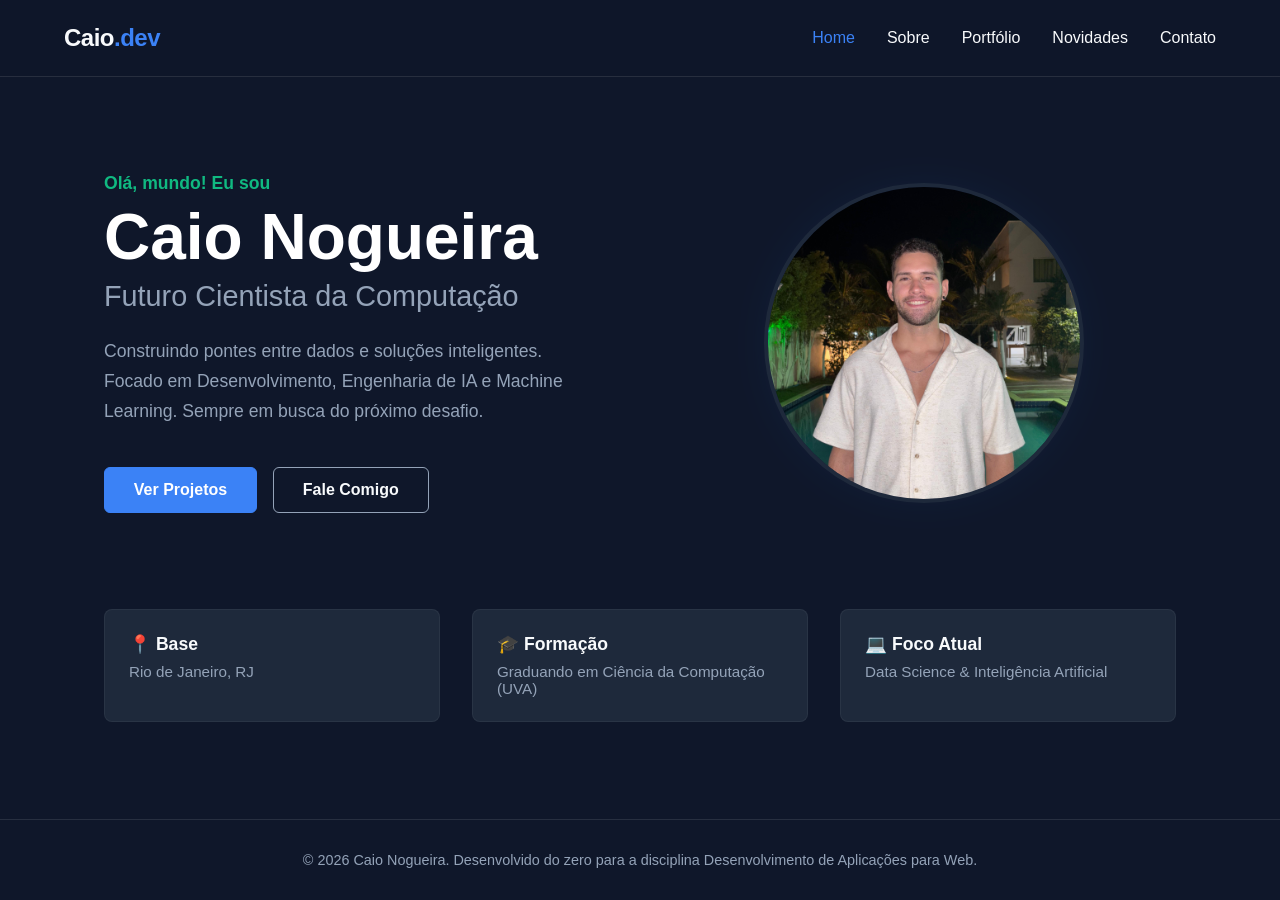
<file: index.html>
<!DOCTYPE html>
<html lang="pt-BR">
<head>
    <meta charset="UTF-8">
    <meta name="viewport" content="width=device-width, initial-scale=1.0">
    <title>Caio Nogueira | Ciência da Computação | Engenharia de IA</title>
    <link rel="stylesheet" href="style.css">
</head>
<body>
    <header class="navbar">
        <div class="logo">Caio<span>.dev</span></div>
        <nav>
            <ul class="nav-links">
                <li><a href="index.html" class="active">Home</a></li>
                <li><a href="sobre.html">Sobre</a></li>
                <li><a href="portfolio.html">Portfólio</a></li>
                <li><a href="novidades.html">Novidades</a></li>
                <li><a href="contato.html">Contato</a></li>
            </ul>
        </nav>
    </header>

    <main>
        <section class="hero">
            <div class="hero-content">
                <span class="saudacao">Olá, mundo! Eu sou</span>
                <h1>Caio Nogueira</h1>
                <h2 class="typing-effect">Futuro Cientista da Computação</h2>
                
                <p>
                    Construindo pontes entre dados e soluções inteligentes. 
                    Focado em Desenvolvimento, Engenharia de IA e Machine Learning. 
                    Sempre em busca do próximo desafio.
                </p>
                
                <div class="hero-buttons">
                    <a href="portfolio.html" class="btn btn-primary">Ver Projetos</a>
                    <a href="contato.html" class="btn btn-secondary">Fale Comigo</a>
                </div>
            </div>
            
            <div class="hero-image-container">
                <img src="perfil1.jpeg" alt="Retrato de Caio Nogueira" class="foto-perfil">
                <div class="backdrop-glow"></div>
            </div>
        </section>

        <section class="highlights">
            <div class="card">
                <h3>📍 Base</h3>
                <p>Rio de Janeiro, RJ</p>
            </div>
            <div class="card">
                <h3>🎓 Formação</h3>
                <p>Graduando em Ciência da Computação (UVA)</p>
            </div>
            <div class="card">
                <h3>💻 Foco Atual</h3>
                <p>Data Science & Inteligência Artificial</p>
            </div>
        </section>
    </main>

    <footer>
        <p>&copy; 2026 Caio Nogueira. Desenvolvido do zero para a disciplina Desenvolvimento de Aplicações para Web.</p>
    </footer>
</body>
</html>
</file>
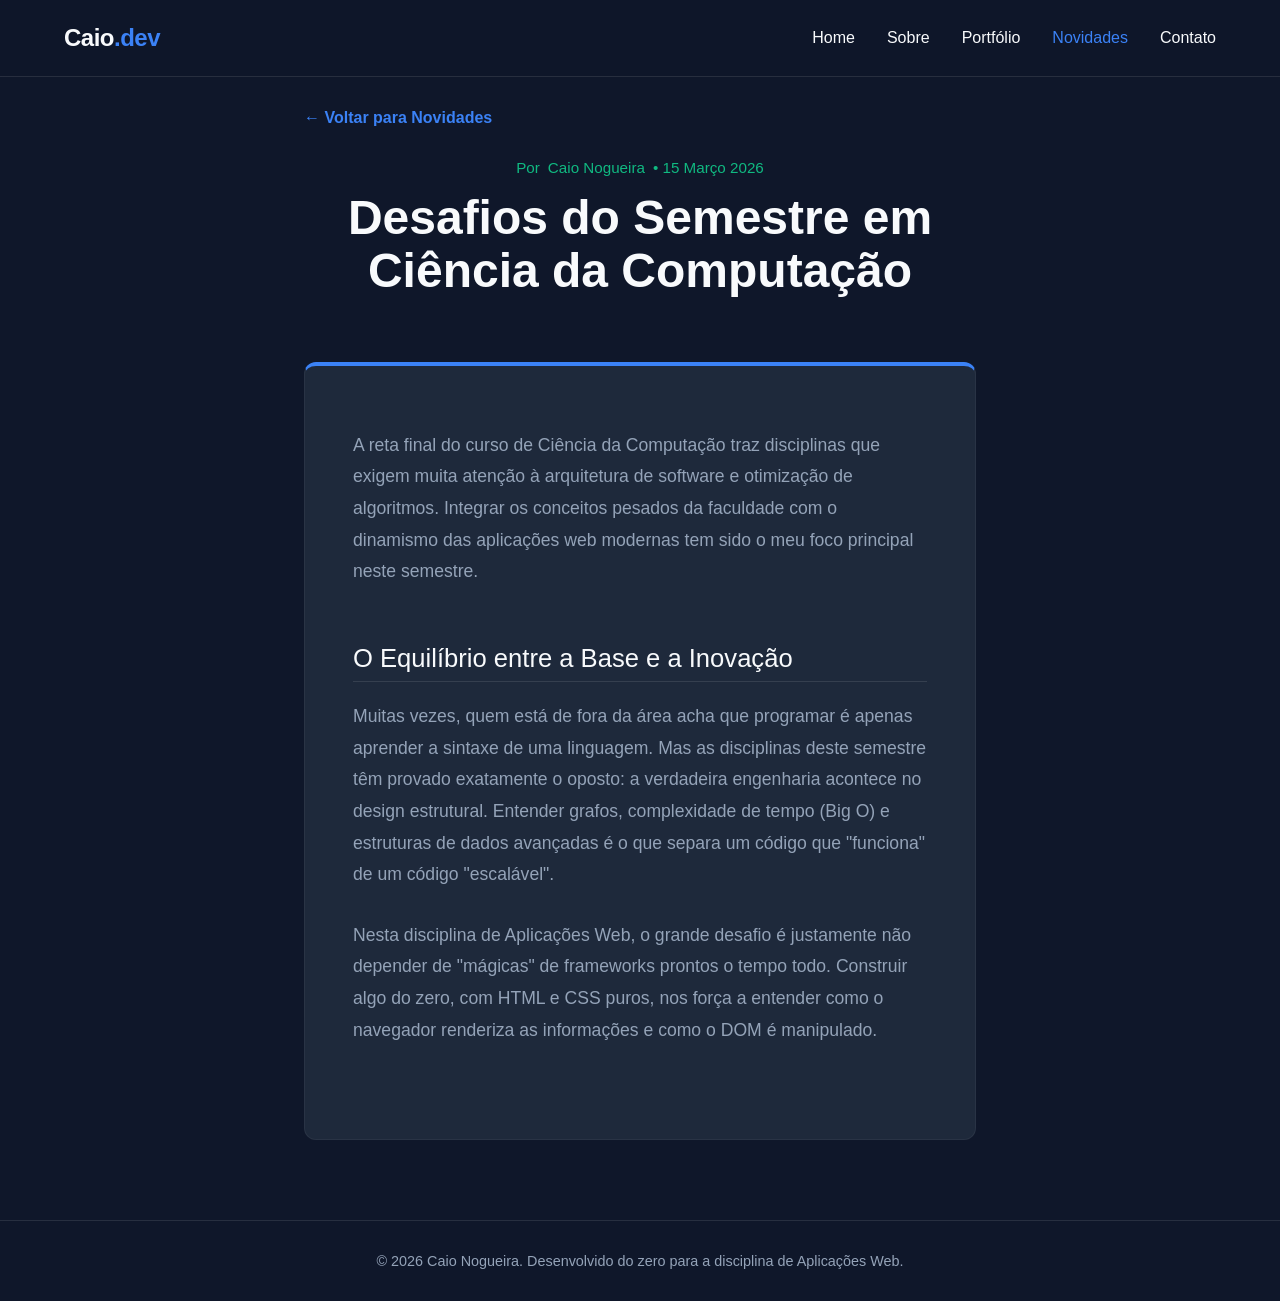
<file: artigo-faculdade.html>
<!DOCTYPE html>
<html lang="pt-BR">
<head>
    <meta charset="UTF-8">
    <meta name="viewport" content="width=device-width, initial-scale=1.0">
    <title>Desafios do Semestre em Ciência da Computação | Caio Nogueira</title>
    <link rel="stylesheet" href="style.css">
</head>
<body>
    <header class="navbar">
        <div class="logo">Caio<span>.dev</span></div>
        <nav>
            <ul class="nav-links">
                <li><a href="index.html">Home</a></li>
                <li><a href="sobre.html">Sobre</a></li>
                <li><a href="portfolio.html">Portfólio</a></li>
                <li><a href="novidades.html" class="active">Novidades</a></li>
                <li><a href="contato.html">Contato</a></li>
            </ul>
        </nav>
    </header>

    <main class="page-container article-container">
        <a href="novidades.html" class="back-link">&larr; Voltar para Novidades</a>
        
        <article>
            <header class="article-header">
                <p class="article-meta">Por <a href="sobre.html">Caio Nogueira</a> • 15 Março 2026</p>
                <h1>Desafios do Semestre em Ciência da Computação</h1>
            </header>
            
            <div class="article-body">
                <p>A reta final do curso de Ciência da Computação traz disciplinas que exigem muita atenção à arquitetura de software e otimização de algoritmos. Integrar os conceitos pesados da faculdade com o dinamismo das aplicações web modernas tem sido o meu foco principal neste semestre.</p>
                
                <h2>O Equilíbrio entre a Base e a Inovação</h2>
                <p>Muitas vezes, quem está de fora da área acha que programar é apenas aprender a sintaxe de uma linguagem. Mas as disciplinas deste semestre têm provado exatamente o oposto: a verdadeira engenharia acontece no design estrutural. Entender grafos, complexidade de tempo (Big O) e estruturas de dados avançadas é o que separa um código que "funciona" de um código "escalável".</p>
                
                <p>Nesta disciplina de Aplicações Web, o grande desafio é justamente não depender de "mágicas" de frameworks prontos o tempo todo. Construir algo do zero, com HTML e CSS puros, nos força a entender como o navegador renderiza as informações e como o DOM é manipulado.</p>
            </div>
        </article>
    </main>

    <footer>
        <p>&copy; 2026 Caio Nogueira. Desenvolvido do zero para a disciplina de Aplicações Web.</p>
    </footer>
</body>
</html>
</file>
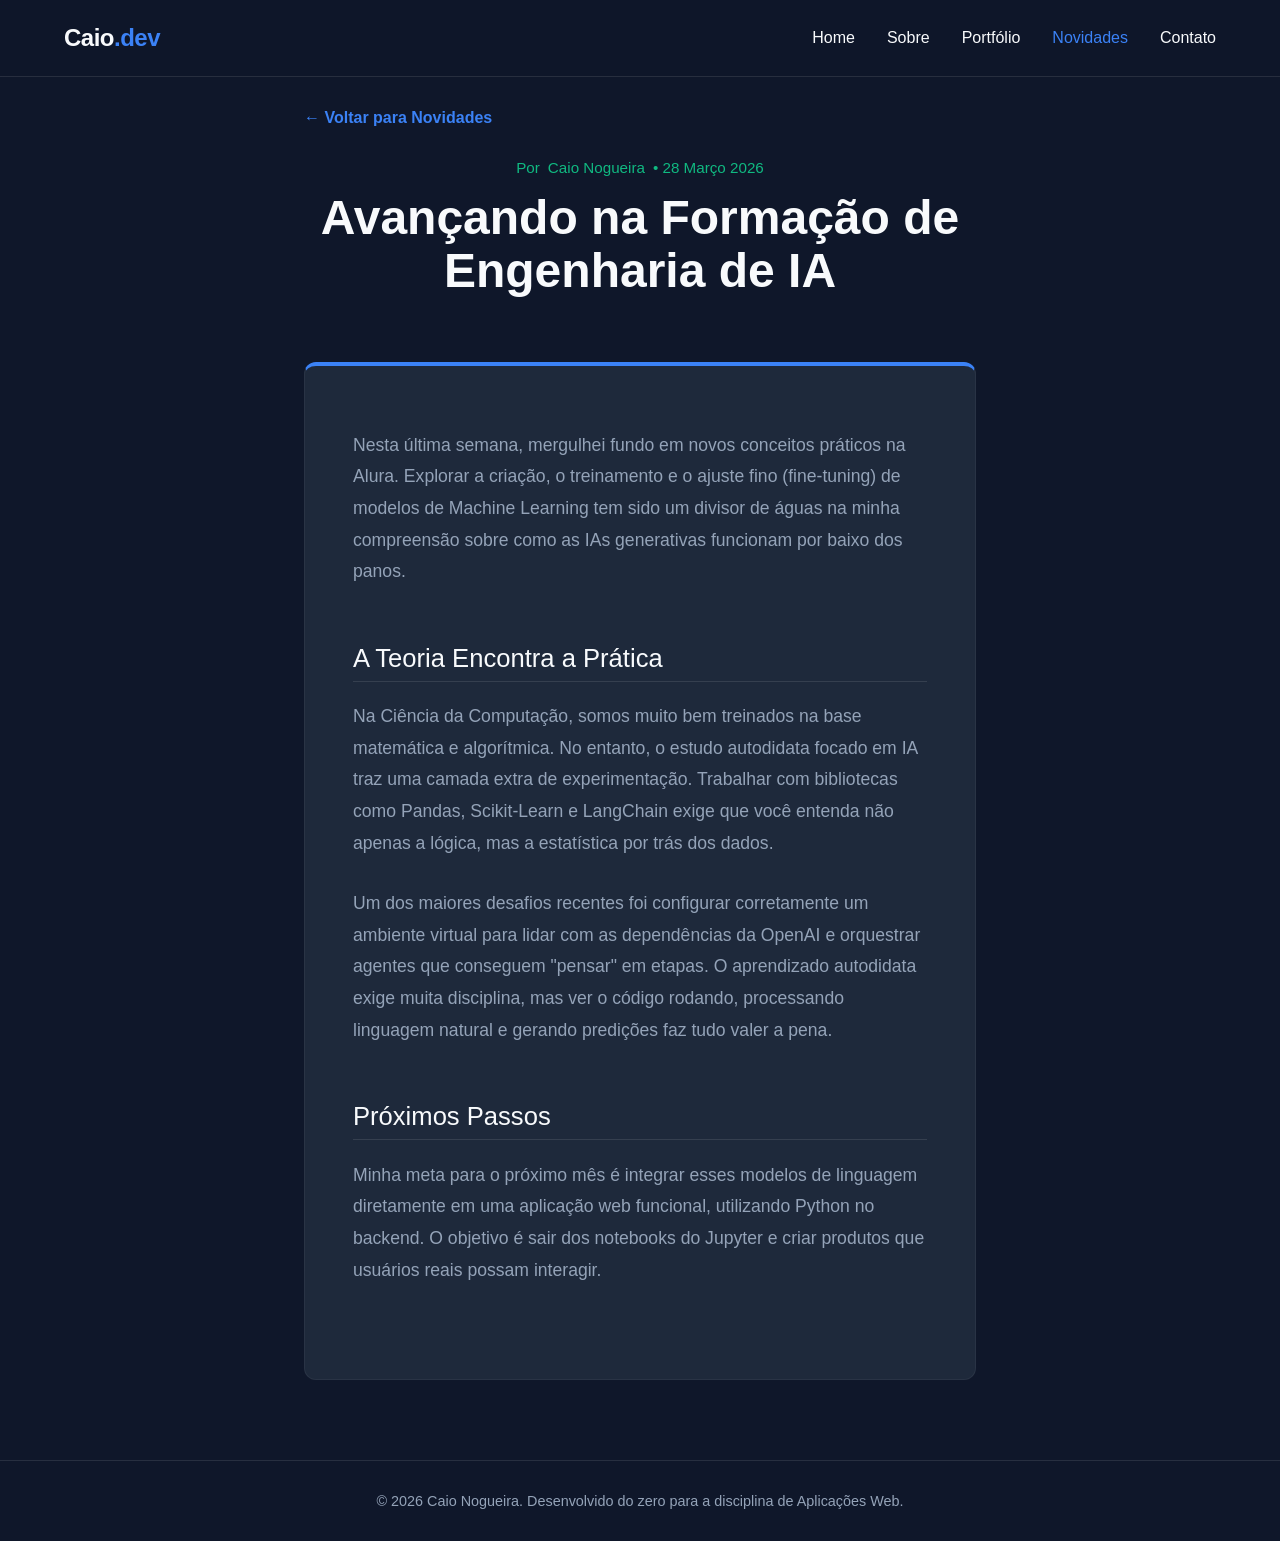
<file: artigo-ia.html>
<!DOCTYPE html>
<html lang="pt-BR">
<head>
    <meta charset="UTF-8">
    <meta name="viewport" content="width=device-width, initial-scale=1.0">
    <title>Avançando na Formação de Engenharia de IA | Caio Nogueira</title>
    <link rel="stylesheet" href="style.css">
</head>
<body>
    <header class="navbar">
        <div class="logo">Caio<span>.dev</span></div>
        <nav>
            <ul class="nav-links">
                <li><a href="index.html">Home</a></li>
                <li><a href="sobre.html">Sobre</a></li>
                <li><a href="portfolio.html">Portfólio</a></li>
                <li><a href="novidades.html" class="active">Novidades</a></li>
                <li><a href="contato.html">Contato</a></li>
            </ul>
        </nav>
    </header>

    <main class="page-container article-container">
        <a href="novidades.html" class="back-link">&larr; Voltar para Novidades</a>
        
        <article>
            <header class="article-header">
                <p class="article-meta">Por <a href="sobre.html">Caio Nogueira</a> • 28 Março 2026</p>
                <h1>Avançando na Formação de Engenharia de IA</h1>
            </header>
            
            <div class="article-body">
                <p>Nesta última semana, mergulhei fundo em novos conceitos práticos na Alura. Explorar a criação, o treinamento e o ajuste fino (fine-tuning) de modelos de Machine Learning tem sido um divisor de águas na minha compreensão sobre como as IAs generativas funcionam por baixo dos panos.</p>
                
                <h2>A Teoria Encontra a Prática</h2>
                <p>Na Ciência da Computação, somos muito bem treinados na base matemática e algorítmica. No entanto, o estudo autodidata focado em IA traz uma camada extra de experimentação. Trabalhar com bibliotecas como Pandas, Scikit-Learn e LangChain exige que você entenda não apenas a lógica, mas a estatística por trás dos dados.</p>
                
                <p>Um dos maiores desafios recentes foi configurar corretamente um ambiente virtual para lidar com as dependências da OpenAI e orquestrar agentes que conseguem "pensar" em etapas. O aprendizado autodidata exige muita disciplina, mas ver o código rodando, processando linguagem natural e gerando predições faz tudo valer a pena.</p>
                
                <h2>Próximos Passos</h2>
                <p>Minha meta para o próximo mês é integrar esses modelos de linguagem diretamente em uma aplicação web funcional, utilizando Python no backend. O objetivo é sair dos notebooks do Jupyter e criar produtos que usuários reais possam interagir.</p>
            </div>
        </article>
    </main>

    <footer>
        <p>&copy; 2026 Caio Nogueira. Desenvolvido do zero para a disciplina de Aplicações Web.</p>
    </footer>
</body>
</html>
</file>
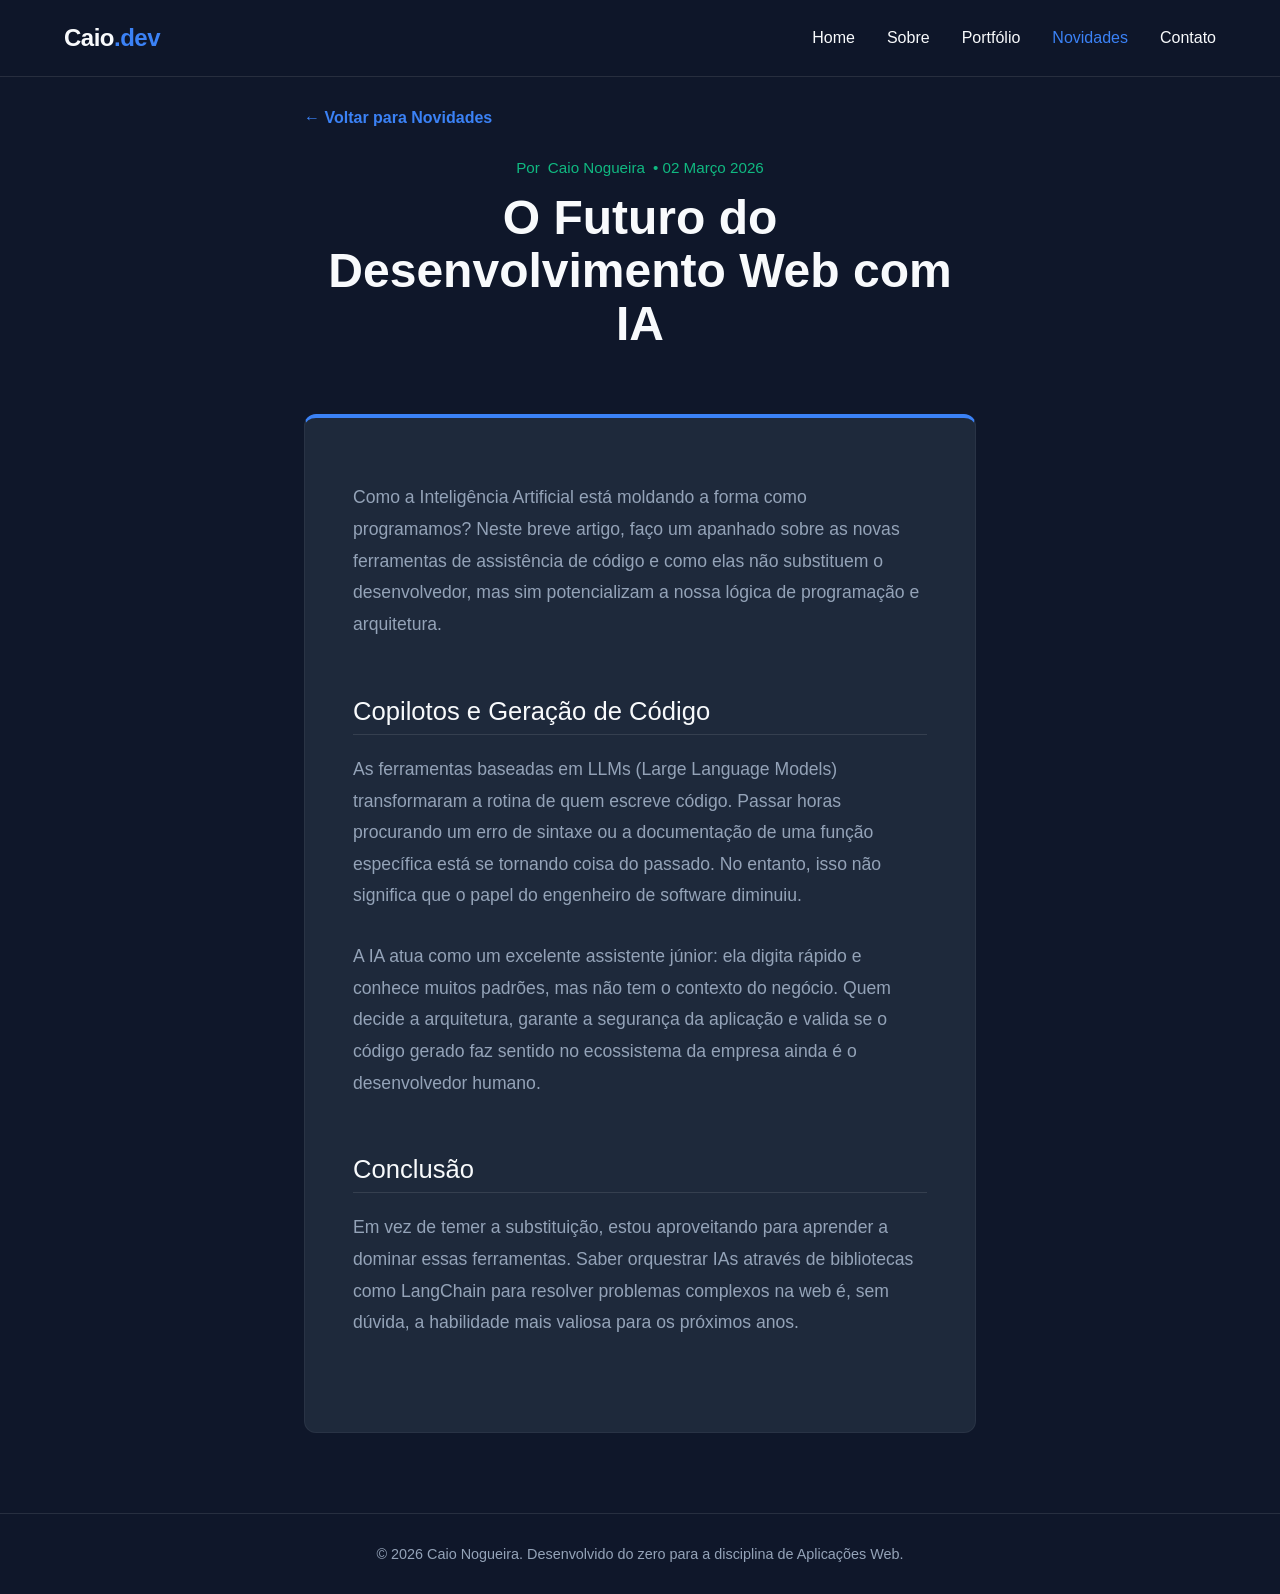
<file: artigo-web.html>
<!DOCTYPE html>
<html lang="pt-BR">
<head>
    <meta charset="UTF-8">
    <meta name="viewport" content="width=device-width, initial-scale=1.0">
    <title>O Futuro do Desenvolvimento Web com IA | Caio Nogueira</title>
    <link rel="stylesheet" href="style.css">
</head>
<body>
    <header class="navbar">
        <div class="logo">Caio<span>.dev</span></div>
        <nav>
            <ul class="nav-links">
                <li><a href="index.html">Home</a></li>
                <li><a href="sobre.html">Sobre</a></li>
                <li><a href="portfolio.html">Portfólio</a></li>
                <li><a href="novidades.html" class="active">Novidades</a></li>
                <li><a href="contato.html">Contato</a></li>
            </ul>
        </nav>
    </header>

    <main class="page-container article-container">
        <a href="novidades.html" class="back-link">&larr; Voltar para Novidades</a>
        
        <article>
            <header class="article-header">
                <p class="article-meta">Por <a href="sobre.html">Caio Nogueira</a> • 02 Março 2026</p>
                <h1>O Futuro do Desenvolvimento Web com IA</h1>
            </header>
            
            <div class="article-body">
                <p>Como a Inteligência Artificial está moldando a forma como programamos? Neste breve artigo, faço um apanhado sobre as novas ferramentas de assistência de código e como elas não substituem o desenvolvedor, mas sim potencializam a nossa lógica de programação e arquitetura.</p>
                
                <h2>Copilotos e Geração de Código</h2>
                <p>As ferramentas baseadas em LLMs (Large Language Models) transformaram a rotina de quem escreve código. Passar horas procurando um erro de sintaxe ou a documentação de uma função específica está se tornando coisa do passado. No entanto, isso não significa que o papel do engenheiro de software diminuiu.</p>
                
                <p>A IA atua como um excelente assistente júnior: ela digita rápido e conhece muitos padrões, mas não tem o contexto do negócio. Quem decide a arquitetura, garante a segurança da aplicação e valida se o código gerado faz sentido no ecossistema da empresa ainda é o desenvolvedor humano.</p>
                
                <h2>Conclusão</h2>
                <p>Em vez de temer a substituição, estou aproveitando para aprender a dominar essas ferramentas. Saber orquestrar IAs através de bibliotecas como LangChain para resolver problemas complexos na web é, sem dúvida, a habilidade mais valiosa para os próximos anos.</p>
            </div>
        </article>
    </main>

    <footer>
        <p>&copy; 2026 Caio Nogueira. Desenvolvido do zero para a disciplina de Aplicações Web.</p>
    </footer>
</body>
</html>
</file>
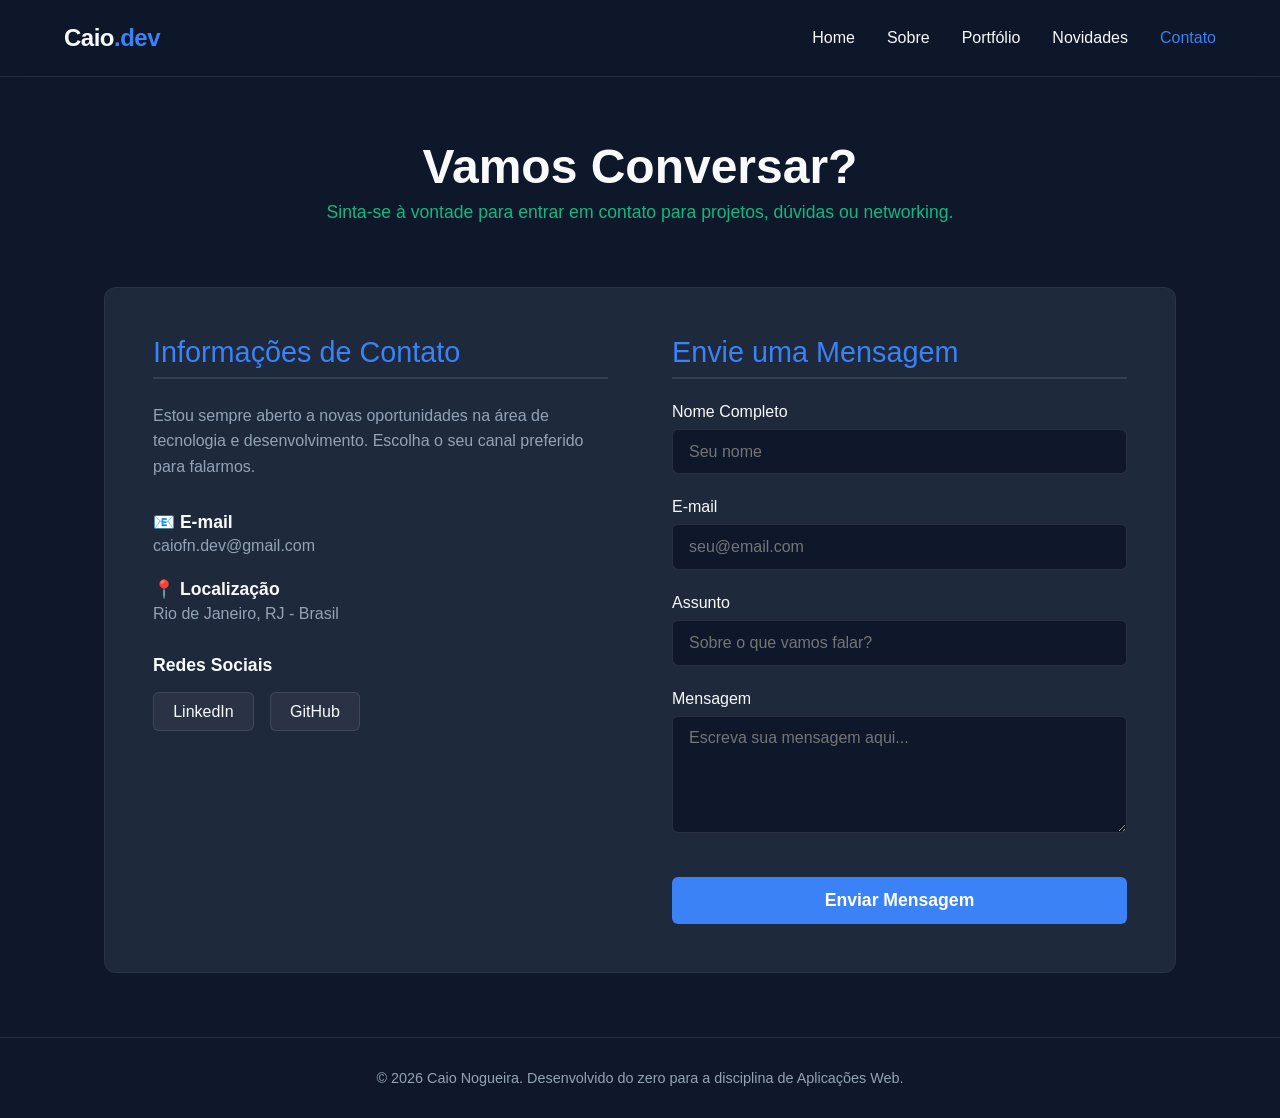
<file: contato.html>
<!DOCTYPE html>
<html lang="pt-BR">
<head>
    <meta charset="UTF-8">
    <meta name="viewport" content="width=device-width, initial-scale=1.0">
    <title>Caio Nogueira | Contato</title>
    <link rel="stylesheet" href="style.css">
</head>
<body>
    <header class="navbar">
        <div class="logo">Caio<span>.dev</span></div>
        <nav>
            <ul class="nav-links">
                <li><a href="index.html">Home</a></li>
                <li><a href="sobre.html">Sobre</a></li>
                <li><a href="portfolio.html">Portfólio</a></li>
                <li><a href="novidades.html">Novidades</a></li>
                <li><a href="contato.html" class="active">Contato</a></li>
            </ul>
        </nav>
    </header>

    <main class="page-container">
        <section class="contato-header">
            <h1>Vamos Conversar?</h1>
            <p class="subtitle">Sinta-se à vontade para entrar em contato para projetos, dúvidas ou networking.</p>
        </section>

        <section class="contato-content">
            <div class="contato-info">
                <h2>Informações de Contato</h2>
                <p>Estou sempre aberto a novas oportunidades na área de tecnologia e desenvolvimento. Escolha o seu canal preferido para falarmos.</p>
                
                <div class="info-item">
                    <h3>📧 E-mail</h3>
                    <p>caiofn.dev@gmail.com</p>
                </div>
                
                <div class="info-item">
                    <h3>📍 Localização</h3>
                    <p>Rio de Janeiro, RJ - Brasil</p>
                </div>

                <div class="redes-sociais">
                    <h3>Redes Sociais</h3>
                    <div class="social-links">
                        <a href="https://www.linkedin.com/in/caio-nogueira-09530b237" target="_blank" class="social-btn">LinkedIn</a>
                        <a href="https://github.com/CaioFNDev" target="_blank" class="social-btn">GitHub</a>
                    </div>
                </div>
            </div>

            <div class="contato-form">
                <h2>Envie uma Mensagem</h2>
                <form action="https://formspree.io/f/xpqodraq" method="POST">
                    
                    <input type="hidden" name="_next" value="https://caiofndev.github.io/Site-Pessoal/index.html">
                    
                    <div class="form-group">
                        <label for="nome">Nome Completo</label>
                        <input type="text" id="nome" name="nome" placeholder="Seu nome" required>
                    </div>
                    
                    <div class="form-group">
                        <label for="email">E-mail</label>
                        <input type="email" id="email" name="email" placeholder="seu@email.com" required>
                    </div>
                    
                    <div class="form-group">
                        <label for="assunto">Assunto</label>
                        <input type="text" id="assunto" name="assunto" placeholder="Sobre o que vamos falar?" required>
                    </div>
                    
                    <div class="form-group">
                        <label for="mensagem">Mensagem</label>
                        <textarea id="mensagem" name="mensagem" rows="5" placeholder="Escreva sua mensagem aqui..." required></textarea>
                    </div>
                    
                    <button type="submit" class="btn btn-primary submit-btn">Enviar Mensagem</button>
                </form>
            </div>
        </section>
    </main>

    <footer>
        <p>&copy; 2026 Caio Nogueira. Desenvolvido do zero para a disciplina de Aplicações Web.</p>
    </footer>
</body>
</html>
</file>
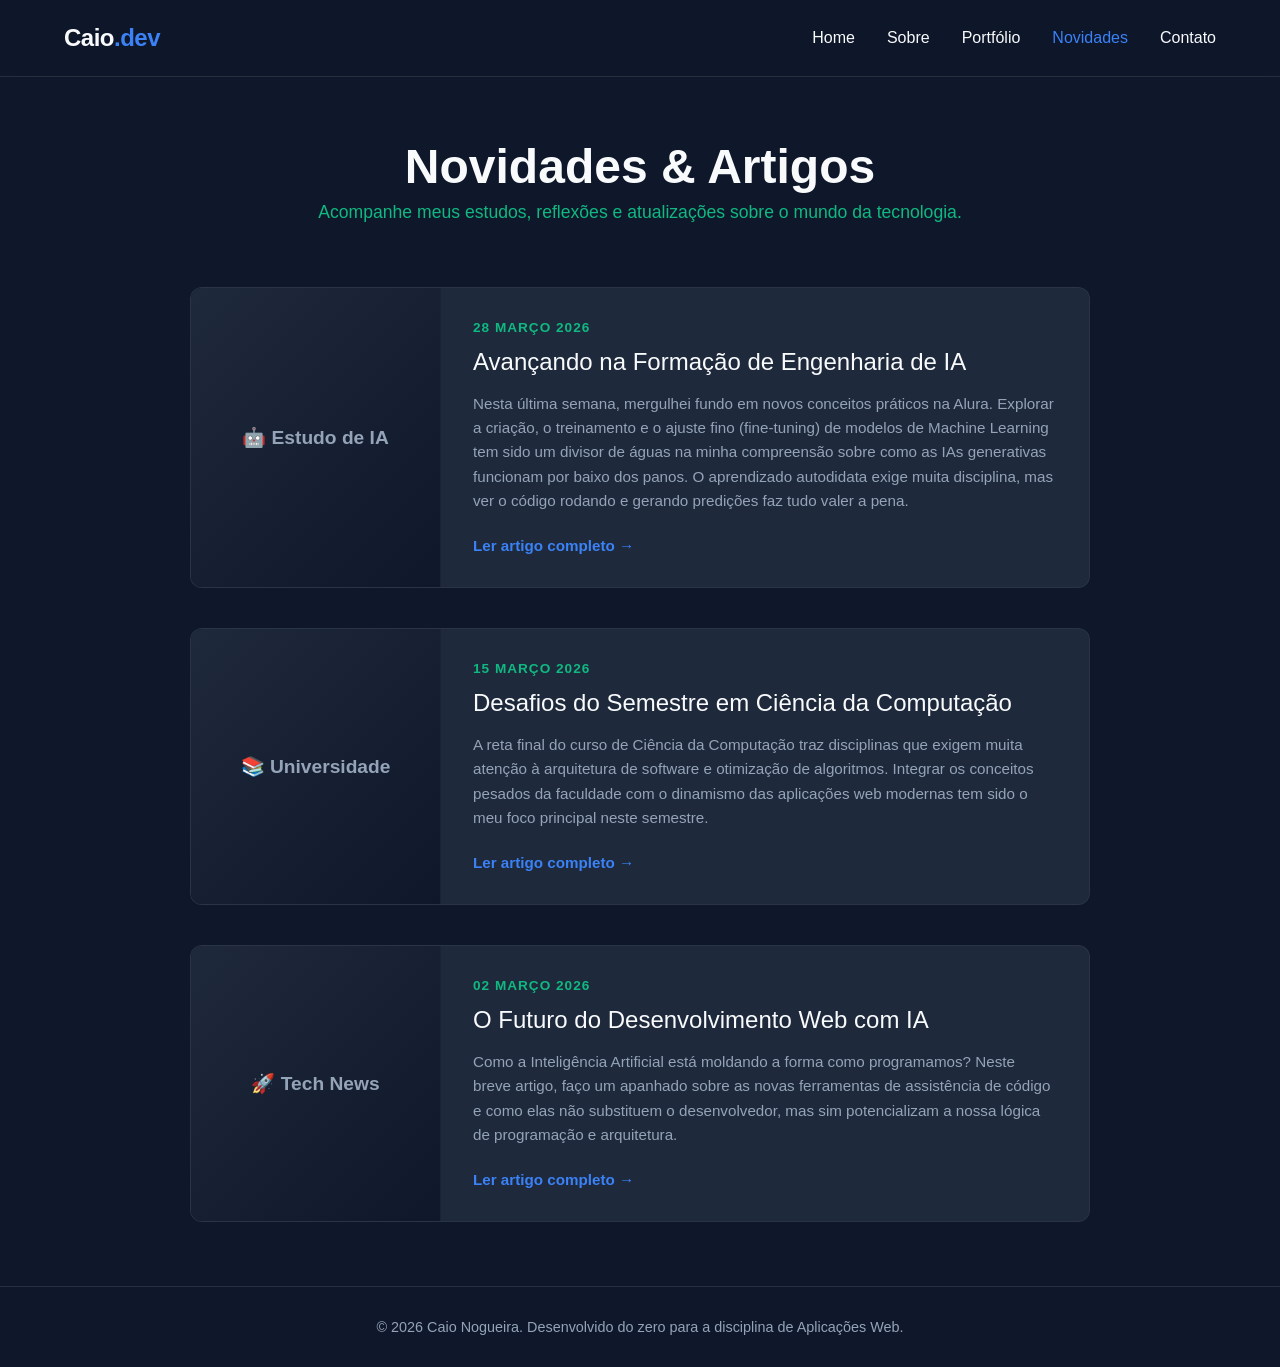
<file: novidades.html>
<!DOCTYPE html>
<html lang="pt-BR">
<head>
    <meta charset="UTF-8">
    <meta name="viewport" content="width=device-width, initial-scale=1.0">
    <title>Caio Nogueira | Novidades</title>
    <link rel="stylesheet" href="style.css">
</head>
<body>
    <header class="navbar">
        <div class="logo">Caio<span>.dev</span></div>
        <nav>
            <ul class="nav-links">
                <li><a href="index.html">Home</a></li>
                <li><a href="sobre.html">Sobre</a></li>
                <li><a href="portfolio.html">Portfólio</a></li>
                <li><a href="novidades.html" class="active">Novidades</a></li>
                <li><a href="contato.html">Contato</a></li>
            </ul>
        </nav>
    </header>

    <main class="page-container">
        <section class="novidades-header">
            <h1>Novidades & Artigos</h1>
            <p class="subtitle">Acompanhe meus estudos, reflexões e atualizações sobre o mundo da tecnologia.</p>
        </section>

        <section class="news-feed">
            <article class="news-item">
                <div class="news-image">
                    <div class="img-placeholder-small">🤖 Estudo de IA</div>
                </div>
                <div class="news-content-wrapper">
                    <span class="news-date">28 Março 2026</span>
                    <div class="news-content">
                        <h2>Avançando na Formação de Engenharia de IA</h2>
                        <p>
                            Nesta última semana, mergulhei fundo em novos conceitos práticos na Alura. Explorar a criação, o treinamento e o ajuste fino (fine-tuning) de modelos de Machine Learning tem sido um divisor de águas na minha compreensão sobre como as IAs generativas funcionam por baixo dos panos. O aprendizado autodidata exige muita disciplina, mas ver o código rodando e gerando predições faz tudo valer a pena.
                        </p>
                        <a href="artigo-ia.html" class="read-more">Ler artigo completo &rarr;</a>
                    </div>
                </div>
            </article>

            <article class="news-item">
                <div class="news-image">
                    <div class="img-placeholder-small">📚 Universidade</div>
                </div>
                <div class="news-content-wrapper">
                    <span class="news-date">15 Março 2026</span>
                    <div class="news-content">
                        <h2>Desafios do Semestre em Ciência da Computação</h2>
                        <p>
                            A reta final do curso de Ciência da Computação traz disciplinas que exigem muita atenção à arquitetura de software e otimização de algoritmos. Integrar os conceitos pesados da faculdade com o dinamismo das aplicações web modernas tem sido o meu foco principal neste semestre.
                        </p>
                        <a href="artigo-faculdade.html" class="read-more">Ler artigo completo &rarr;</a>
                    </div>
                </div>
            </article>

            <article class="news-item">
                <div class="news-image">
                    <div class="img-placeholder-small">🚀 Tech News</div>
                </div>
                <div class="news-content-wrapper">
                    <span class="news-date">02 Março 2026</span>
                    <div class="news-content">
                        <h2>O Futuro do Desenvolvimento Web com IA</h2>
                        <p>
                            Como a Inteligência Artificial está moldando a forma como programamos? Neste breve artigo, faço um apanhado sobre as novas ferramentas de assistência de código e como elas não substituem o desenvolvedor, mas sim potencializam a nossa lógica de programação e arquitetura.
                        </p>
                        <a href="artigo-web.html" class="read-more">Ler artigo completo &rarr;</a>
                    </div>
                </div>
            </article>
        </section>
    </main>

    <footer>
        <p>&copy; 2026 Caio Nogueira. Desenvolvido do zero para a disciplina de Aplicações Web.</p>
    </footer>
</body>
</html>
</file>
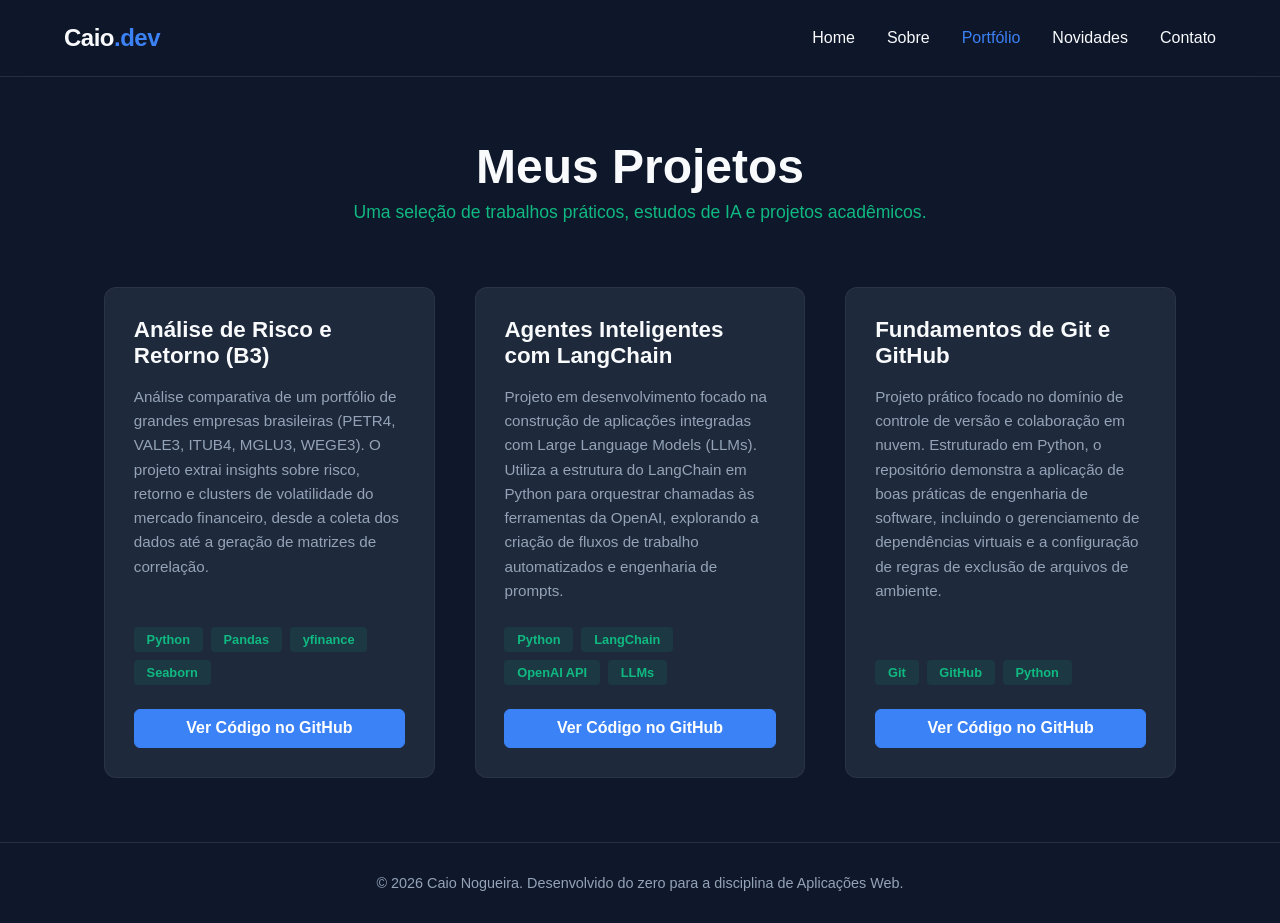
<file: portfolio.html>
<!DOCTYPE html>
<html lang="pt-BR">
<head>
    <meta charset="UTF-8">
    <meta name="viewport" content="width=device-width, initial-scale=1.0">
    <title>Caio Nogueira | Portfólio</title>
    <link rel="stylesheet" href="style.css">
</head>
<body>
    <header class="navbar">
        <div class="logo">Caio<span>.dev</span></div>
        <nav>
            <ul class="nav-links">
                <li><a href="index.html">Home</a></li>
                <li><a href="sobre.html">Sobre</a></li>
                <li><a href="portfolio.html" class="active">Portfólio</a></li>
                <li><a href="novidades.html">Novidades</a></li>
                <li><a href="contato.html">Contato</a></li>
            </ul>
        </nav>
    </header>

    <main class="page-container">
        <section class="portfolio-header">
            <h1>Meus Projetos</h1>
            <p class="subtitle">Uma seleção de trabalhos práticos, estudos de IA e projetos acadêmicos.</p>
        </section>

        <section class="portfolio-grid">
            <article class="project-card">
                <div class="project-info">
                    <h3>Análise de Risco e Retorno (B3)</h3>
                    <p>
                        Análise comparativa de um portfólio de grandes empresas brasileiras (PETR4, VALE3, ITUB4, MGLU3, WEGE3). O projeto extrai insights sobre risco, retorno e clusters de volatilidade do mercado financeiro, desde a coleta dos dados até a geração de matrizes de correlação.
                    </p>
                    <div class="project-tags">
                        <span>Python</span>
                        <span>Pandas</span>
                        <span>yfinance</span>
                        <span>Seaborn</span>
                    </div>
                    <div class="project-links">
                        <a href="https://github.com/CaioFNDev" target="_blank" class="btn btn-primary">Ver Código no GitHub</a>
                    </div>
                </div>
            </article>

            <article class="project-card">
                <div class="project-info">
                    <h3>Agentes Inteligentes com LangChain</h3>
                    <p>
                        Projeto em desenvolvimento focado na construção de aplicações integradas com Large Language Models (LLMs). Utiliza a estrutura do LangChain em Python para orquestrar chamadas às ferramentas da OpenAI, explorando a criação de fluxos de trabalho automatizados e engenharia de prompts.
                    </p>
                    <div class="project-tags">
                        <span>Python</span>
                        <span>LangChain</span>
                        <span>OpenAI API</span>
                        <span>LLMs</span>
                    </div>
                    <div class="project-links">
                        <a href="https://github.com/CaioFNDev" target="_blank" class="btn btn-primary">Ver Código no GitHub</a>
                    </div>
                </div>
            </article>

            <article class="project-card">
                <div class="project-info">
                    <h3>Fundamentos de Git e GitHub</h3>
                    <p>
                        Projeto prático focado no domínio de controle de versão e colaboração em nuvem. Estruturado em Python, o repositório demonstra a aplicação de boas práticas de engenharia de software, incluindo o gerenciamento de dependências virtuais e a configuração de regras de exclusão de arquivos de ambiente.
                    </p>
                    <div class="project-tags">
                        <span>Git</span>
                        <span>GitHub</span>
                        <span>Python</span>
                    </div>
                    <div class="project-links">
                        <a href="https://github.com/CaioFNDev" target="_blank" class="btn btn-primary">Ver Código no GitHub</a>
                    </div>
                </div>
            </article>
        </section>
    </main>

    <footer>
        <p>&copy; 2026 Caio Nogueira. Desenvolvido do zero para a disciplina de Aplicações Web.</p>
    </footer>
</body>
</html>
</file>
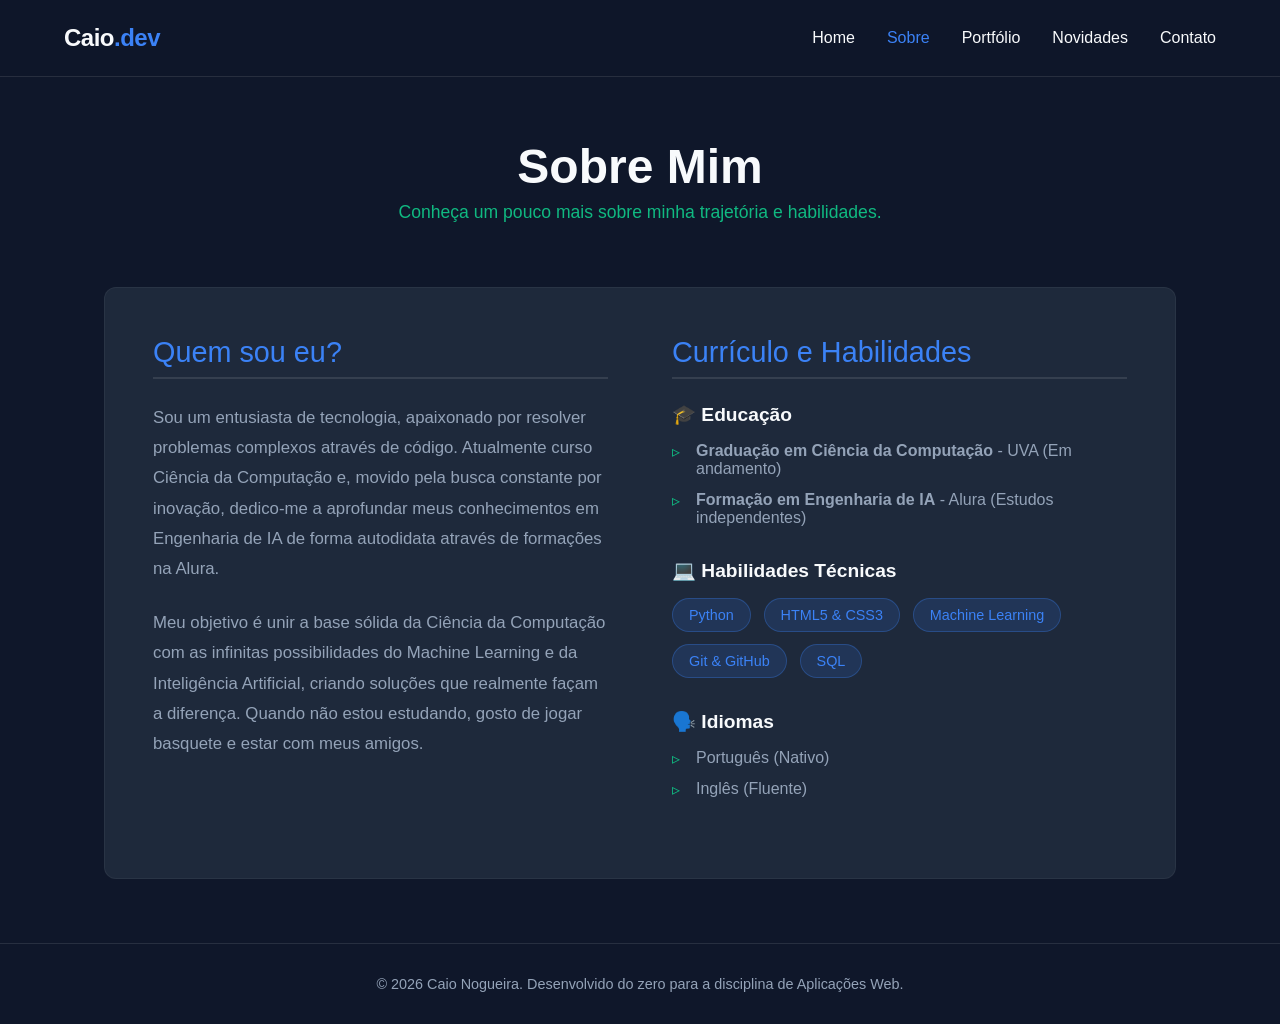
<file: sobre.html>
<!DOCTYPE html>
<html lang="pt-BR">
<head>
    <meta charset="UTF-8">
    <meta name="viewport" content="width=device-width, initial-scale=1.0">
    <title>Caio Nogueira | Sobre Mim</title>
    <link rel="stylesheet" href="style.css">
</head>
<body>
    <header class="navbar">
        <div class="logo">Caio<span>.dev</span></div>
        <nav>
            <ul class="nav-links">
                <li><a href="index.html">Home</a></li>
                <li><a href="sobre.html" class="active">Sobre</a></li>
                <li><a href="portfolio.html">Portfólio</a></li>
                <li><a href="novidades.html">Novidades</a></li>
                <li><a href="contato.html">Contato</a></li>
            </ul>
        </nav>
    </header>

    <main class="page-container">
        <section class="sobre-header">
            <h1>Sobre Mim</h1>
            <p class="subtitle">Conheça um pouco mais sobre minha trajetória e habilidades.</p>
        </section>

        <section class="sobre-content">
            <div class="bio">
                <h2>Quem sou eu?</h2>
                <p>
                    Sou um entusiasta de tecnologia, apaixonado por resolver problemas complexos através de código. 
                    Atualmente curso Ciência da Computação e, movido pela busca constante por inovação, dedico-me a aprofundar meus conhecimentos em Engenharia de IA de forma autodidata através de formações na Alura.
                </p>
                <p>
                    Meu objetivo é unir a base sólida da Ciência da Computação com as infinitas possibilidades do Machine Learning e da Inteligência Artificial, criando soluções que realmente façam a diferença. Quando não estou estudando, gosto de jogar basquete e estar com meus amigos. 
                </p>
            </div>

            <div class="curriculo">
                <h2>Currículo e Habilidades</h2>
                
                <div class="resume-item">
                    <h3>🎓 Educação</h3>
                    <ul>
                        <li><strong>Graduação em Ciência da Computação</strong> - UVA (Em andamento)</li>
                        <li><strong>Formação em Engenharia de IA</strong> - Alura (Estudos independentes)</li>
                    </ul>
                </div>

                <div class="resume-item">
                    <h3>💻 Habilidades Técnicas</h3>
                    <div class="skills-grid">
                        <span class="skill-tag">Python</span>
                        <span class="skill-tag">HTML5 & CSS3</span>
                        <span class="skill-tag">Machine Learning</span>
                        <span class="skill-tag">Git & GitHub</span>
                        <span class="skill-tag">SQL</span>
                    </div>
                </div>

                <div class="resume-item">
                    <h3>🗣️ Idiomas</h3>
                    <ul>
                        <li>Português (Nativo)</li>
                        <li>Inglês (Fluente)</li>
                    </ul>
                </div>
            </div>
        </section>
    </main>

    <footer>
        <p>&copy; 2026 Caio Nogueira. Desenvolvido do zero para a disciplina de Aplicações Web.</p>
    </footer>
</body>
</html>
</file>
<file: style.css>
/* Configurações Globais e Variáveis */
:root {
    --bg-color: #0f172a;
    --surface-color: #1e293b;
    --primary-color: #3b82f6;
    --primary-hover: #2563eb;
    --text-main: #f8fafc;
    --text-muted: #94a3b8;
    --accent-color: #10b981;
}

* {
    margin: 0;
    padding: 0;
    box-sizing: border-box;
    font-family: 'Inter', -apple-system, BlinkMacSystemFont, 'Segoe UI', Roboto, sans-serif;
}

body {
    background-color: var(--bg-color);
    color: var(--text-main);
    display: flex;
    flex-direction: column;
    min-height: 100vh;
}

/* Header e Navegação */
.navbar {
    display: flex;
    justify-content: space-between;
    align-items: center;
    padding: 1.5rem 5%;
    background-color: rgba(15, 23, 42, 0.9);
    backdrop-filter: blur(10px);
    position: sticky;
    top: 0;
    z-index: 100;
    border-bottom: 1px solid rgba(255, 255, 255, 0.1);
}

.logo {
    font-size: 1.5rem;
    font-weight: 700;
    letter-spacing: -0.5px;
}

.logo span {
    color: var(--primary-color);
}

.nav-links {
    list-style: none;
    display: flex;
    gap: 2rem;
}

.nav-links a {
    color: var(--text-main);
    text-decoration: none;
    font-weight: 500;
    font-size: 1rem;
    transition: color 0.3s ease;
}

.nav-links a:hover, .nav-links a.active {
    color: var(--primary-color);
}

/* Seção Hero (Principal) */
.hero {
    display: flex;
    align-items: center;
    justify-content: space-between;
    padding: 6rem 5% 4rem;
    gap: 4rem;
    max-width: 1200px;
    margin: 0 auto;
}

.hero-content {
    flex: 1;
}

.saudacao {
    color: var(--accent-color);
    font-weight: 600;
    font-size: 1.1rem;
    display: block;
    margin-bottom: 0.5rem;
}

h1 {
    font-size: 4rem;
    line-height: 1.1;
    margin-bottom: 0.5rem;
    color: #ffffff;
}

h2 {
    font-size: 1.8rem;
    color: var(--text-muted);
    margin-bottom: 1.5rem;
    font-weight: 400;
}

.hero-content p {
    font-size: 1.1rem;
    line-height: 1.7;
    color: var(--text-muted);
    margin-bottom: 2.5rem;
    max-width: 500px;
}

/* Botões */
.hero-buttons {
    display: flex;
    gap: 1rem;
}

.btn {
    padding: 0.8rem 1.8rem;
    border-radius: 6px;
    font-weight: 600;
    text-decoration: none;
    transition: all 0.3s ease;
}

.btn-primary {
    background-color: var(--primary-color);
    color: #ffffff;
    border: 1px solid var(--primary-color);
}

.btn-primary:hover {
    background-color: var(--primary-hover);
    transform: translateY(-2px);
}

.btn-secondary {
    background-color: transparent;
    color: var(--text-main);
    border: 1px solid var(--text-muted);
}

.btn-secondary:hover {
    border-color: var(--text-main);
    background-color: rgba(255, 255, 255, 0.05);
    transform: translateY(-2px);
}

/* Imagem de Perfil com Efeito Neon */
.hero-image-container {
    position: relative;
    flex: 1;
    display: flex;
    justify-content: center;
}

.foto-perfil {
    width: 320px;
    height: 320px;
    border-radius: 50%;
    object-fit: cover;
    position: relative;
    z-index: 2;
    border: 4px solid var(--surface-color);
}

.backdrop-glow {
    position: absolute;
    width: 340px;
    height: 340px;
    background: radial-gradient(circle, var(--primary-color) 0%, rgba(59, 130, 246, 0) 70%);
    border-radius: 50%;
    top: -10px;
    z-index: 1;
    opacity: 0.4;
    filter: blur(20px);
}

/* Seção de Destaques (Cards) */
.highlights {
    display: grid;
    grid-template-columns: repeat(auto-fit, minmax(250px, 1fr));
    gap: 2rem;
    padding: 2rem 5% 5rem;
    max-width: 1200px;
    margin: 0 auto;
    width: 100%;
}

.card {
    background-color: var(--surface-color);
    padding: 1.5rem;
    border-radius: 8px;
    border: 1px solid rgba(255, 255, 255, 0.05);
    transition: transform 0.3s ease, border-color 0.3s ease;
}

.card:hover {
    transform: translateY(-5px);
    border-color: var(--primary-color);
}

.card h3 {
    font-size: 1.1rem;
    margin-bottom: 0.5rem;
    color: var(--text-main);
}

.card p {
    color: var(--text-muted);
    font-size: 0.95rem;
}

/* Rodapé */
footer {
    margin-top: auto;
    text-align: center;
    padding: 2rem;
    border-top: 1px solid rgba(255, 255, 255, 0.1);
    color: var(--text-muted);
    font-size: 0.9rem;
}

/* Responsividade Básica */
@media (max-width: 900px) {
    .hero {
        flex-direction: column;
        text-align: center;
        padding-top: 3rem;
    }
    .hero-content p {
        margin: 0 auto 2.5rem;
    }
    .hero-buttons {
        justify-content: center;
    }
    h1 { font-size: 3rem; }
}

/* 
   ESTILOS ESPECÍFICOS - PÁGINAS INTERNAS
 */

.page-container {
    max-width: 1200px;
    margin: 0 auto;
    padding: 4rem 5%;
    width: 100%;
    flex: 1;
}

.sobre-header {
    text-align: center;
    margin-bottom: 4rem;
}

.sobre-header h1 {
    font-size: 3rem;
    color: var(--text-main);
    margin-bottom: 0.5rem;
}

.subtitle {
    color: var(--accent-color);
    font-size: 1.1rem;
}

.sobre-content {
    display: grid;
    grid-template-columns: 1fr 1fr;
    gap: 4rem;
    background-color: var(--surface-color);
    padding: 3rem;
    border-radius: 12px;
    border: 1px solid rgba(255, 255, 255, 0.05);
}

.bio h2, .curriculo h2 {
    color: var(--primary-color);
    margin-bottom: 1.5rem;
    font-size: 1.8rem;
    border-bottom: 2px solid rgba(255, 255, 255, 0.1);
    padding-bottom: 0.5rem;
}

.bio p {
    color: var(--text-muted);
    line-height: 1.8;
    margin-bottom: 1.5rem;
    font-size: 1.05rem;
}

.resume-item {
    margin-bottom: 2rem;
}

.resume-item h3 {
    color: var(--text-main);
    margin-bottom: 1rem;
    font-size: 1.2rem;
}

.resume-item ul {
    list-style: none;
    color: var(--text-muted);
}

.resume-item ul li {
    margin-bottom: 0.8rem;
    padding-left: 1.5rem;
    position: relative;
}

.resume-item ul li::before {
    content: "▹";
    position: absolute;
    left: 0;
    color: var(--accent-color);
}

.skills-grid {
    display: flex;
    flex-wrap: wrap;
    gap: 0.8rem;
}

.skill-tag {
    background-color: rgba(59, 130, 246, 0.15);
    color: var(--primary-color);
    padding: 0.5rem 1rem;
    border-radius: 20px;
    font-size: 0.9rem;
    font-weight: 500;
    border: 1px solid rgba(59, 130, 246, 0.3);
    transition: all 0.3s ease;
}

.skill-tag:hover {
    background-color: var(--primary-color);
    color: #fff;
    transform: translateY(-2px);
}

/* Responsividade para a página Sobre */
@media (max-width: 900px) {
    .sobre-content {
        grid-template-columns: 1fr;
        gap: 2rem;
        padding: 2rem;
    }
}

/* 
   ESTILOS ESPECÍFICOS - PORTFÓLIO
*/

.portfolio-header {
    text-align: center;
    margin-bottom: 4rem;
}

.portfolio-header h1 {
    font-size: 3rem;
    color: var(--text-main);
    margin-bottom: 0.5rem;
}

.portfolio-grid {
    display: grid;
    grid-template-columns: repeat(auto-fill, minmax(320px, 1fr));
    gap: 2.5rem;
}

.project-card {
    background-color: var(--surface-color);
    border-radius: 12px;
    overflow: hidden;
    border: 1px solid rgba(255, 255, 255, 0.05);
    transition: transform 0.3s ease, box-shadow 0.3s ease;
    display: flex;
    flex-direction: column;
}

.project-card:hover {
    transform: translateY(-8px);
    box-shadow: 0 12px 20px rgba(0, 0, 0, 0.2);
    border-color: rgba(59, 130, 246, 0.3);
}

.project-image {
    width: 100%;
    height: 200px;
    background-color: #0f172a;
    border-bottom: 1px solid rgba(255, 255, 255, 0.05);
}

/* Placeholder para imagens dos projetos (já que não temos imagens reais no momento) */
.img-placeholder {
    width: 100%;
    height: 100%;
    display: flex;
    align-items: center;
    justify-content: center;
    font-size: 1.5rem;
    color: var(--text-muted);
    font-weight: 600;
    background: linear-gradient(45deg, #1e293b, #0f172a);
}

.project-info {
    padding: 1.8rem;
    display: flex;
    flex-direction: column;
    flex: 1;
}

.project-info h3 {
    color: var(--text-main);
    font-size: 1.4rem;
    margin-bottom: 1rem;
}

.project-info p {
    color: var(--text-muted);
    font-size: 0.95rem;
    line-height: 1.6;
    margin-bottom: 1.5rem;
    flex: 1; /* Faz o parágrafo ocupar o espaço restante, empurrando os botões para baixo */
}

.project-tags {
    display: flex;
    flex-wrap: wrap;
    gap: 0.5rem;
    margin-bottom: 1.5rem;
}

.project-tags span {
    background-color: rgba(16, 185, 129, 0.1);
    color: var(--accent-color);
    padding: 0.3rem 0.8rem;
    border-radius: 4px;
    font-size: 0.8rem;
    font-weight: 600;
}

.project-links {
    margin-top: auto;
}

.project-links .btn {
    display: inline-block;
    width: 100%;
    text-align: center;
    padding: 0.6rem;
}

/* 
   ESTILOS ESPECÍFICOS - NOVIDADES
*/

.novidades-header {
    text-align: center;
    margin-bottom: 4rem;
}

.novidades-header h1 {
    font-size: 3rem;
    color: var(--text-main);
    margin-bottom: 0.5rem;
}

.news-feed {
    display: flex;
    flex-direction: column;
    gap: 2.5rem;
    max-width: 900px;
    margin: 0 auto;
}

.news-item {
    background-color: var(--surface-color);
    border-radius: 12px;
    border: 1px solid rgba(255, 255, 255, 0.05);
    display: flex;
    overflow: hidden;
    transition: transform 0.3s ease, border-color 0.3s ease;
}

.news-item:hover {
    transform: translateX(10px);
    border-color: rgba(16, 185, 129, 0.4);
}

.news-image {
    width: 250px;
    min-width: 250px;
    background-color: #0f172a;
    border-right: 1px solid rgba(255, 255, 255, 0.05);
}

.img-placeholder-small {
    width: 100%;
    height: 100%;
    min-height: 200px;
    display: flex;
    align-items: center;
    justify-content: center;
    font-size: 1.2rem;
    color: var(--text-muted);
    font-weight: 600;
    background: linear-gradient(135deg, #1e293b, #0f172a);
}

.news-content-wrapper {
    padding: 2rem;
    display: flex;
    flex-direction: column;
}

.news-date {
    display: inline-block;
    color: var(--accent-color);
    font-size: 0.85rem;
    font-weight: 600;
    margin-bottom: 0.8rem;
    text-transform: uppercase;
    letter-spacing: 1px;
}

.news-content h2 {
    color: var(--text-main);
    font-size: 1.5rem;
    margin-bottom: 1rem;
}

.news-content p {
    color: var(--text-muted);
    font-size: 0.95rem;
    line-height: 1.6;
    margin-bottom: 1.5rem;
}

.read-more {
    color: var(--primary-color);
    text-decoration: none;
    font-weight: 600;
    font-size: 0.95rem;
    transition: color 0.3s ease;
    margin-top: auto;
    align-self: flex-start;
}

.read-more:hover {
    color: #fff;
}

/* Responsividade para a página de Novidades */
@media (max-width: 768px) {
    .news-item {
        flex-direction: column;
    }
    .news-item:hover {
        transform: translateY(-5px);
    }
    .news-image {
        width: 100%;
        height: 180px;
        min-height: 180px;
        border-right: none;
        border-bottom: 1px solid rgba(255, 255, 255, 0.05);
    }
}

/* 
   ESTILOS ESPECÍFICOS - CONTATO
*/

.contato-header {
    text-align: center;
    margin-bottom: 4rem;
}

.contato-header h1 {
    font-size: 3rem;
    color: var(--text-main);
    margin-bottom: 0.5rem;
}

.contato-content {
    display: grid;
    grid-template-columns: 1fr 1fr;
    gap: 4rem;
    background-color: var(--surface-color);
    padding: 3rem;
    border-radius: 12px;
    border: 1px solid rgba(255, 255, 255, 0.05);
}

.contato-info h2, .contato-form h2 {
    color: var(--primary-color);
    margin-bottom: 1.5rem;
    font-size: 1.8rem;
    border-bottom: 2px solid rgba(255, 255, 255, 0.1);
    padding-bottom: 0.5rem;
}

.contato-info > p {
    color: var(--text-muted);
    line-height: 1.6;
    margin-bottom: 2rem;
}

.info-item {
    margin-bottom: 1.5rem;
}

.info-item h3 {
    color: var(--text-main);
    font-size: 1.1rem;
    margin-bottom: 0.3rem;
}

.info-item p {
    color: var(--text-muted);
}

.redes-sociais h3 {
    color: var(--text-main);
    font-size: 1.1rem;
    margin-bottom: 1rem;
    margin-top: 2rem;
}

.social-links {
    display: flex;
    gap: 1rem;
    flex-wrap: wrap;
}

.social-btn {
    background-color: rgba(255, 255, 255, 0.05);
    color: var(--text-main);
    text-decoration: none;
    padding: 0.6rem 1.2rem;
    border-radius: 6px;
    border: 1px solid rgba(255, 255, 255, 0.1);
    transition: all 0.3s ease;
}

.social-btn:hover {
    background-color: var(--primary-color);
    border-color: var(--primary-color);
    transform: translateY(-2px);
}

.form-group {
    margin-bottom: 1.5rem;
}

.form-group label {
    display: block;
    color: var(--text-main);
    margin-bottom: 0.5rem;
    font-weight: 500;
}

.form-group input,
.form-group textarea {
    width: 100%;
    padding: 0.8rem 1rem;
    background-color: #0f172a;
    border: 1px solid rgba(255, 255, 255, 0.1);
    border-radius: 6px;
    color: var(--text-main);
    font-family: inherit;
    font-size: 1rem;
    transition: border-color 0.3s ease, box-shadow 0.3s ease;
}

.form-group input:focus,
.form-group textarea:focus {
    outline: none;
    border-color: var(--primary-color);
    box-shadow: 0 0 0 2px rgba(59, 130, 246, 0.2);
}

.submit-btn {
    width: 100%;
    cursor: pointer;
    font-size: 1.1rem;
    margin-top: 1rem;
    border: none;
}

@media (max-width: 900px) {
    .contato-content {
        grid-template-columns: 1fr;
        gap: 3rem;
    }
}

/*
   ESTILOS ESPECÍFICOS - PÁGINA DE ARTIGO
*/

.article-container {
    max-width: 800px; /* Mais estreito para facilitar a leitura */
    margin: 0 auto;
    padding: 2rem 5% 5rem;
}

.back-link {
    display: inline-block;
    margin-bottom: 2rem;
    color: var(--primary-color);
    text-decoration: none;
    font-weight: 600;
    transition: color 0.3s ease;
}

.back-link:hover {
    color: var(--text-main);
}

.article-header {
    text-align: center;
    margin-bottom: 4rem; /* Mais espaço para o corpo */
}

/* Nova meta-informação centralizada e formatada */
.article-meta {
    color: var(--accent-color); /* Use a cor de acento (verde) */
    font-size: 0.95rem;
    font-weight: 500;
    margin-bottom: 1rem;
    display: flex;
    justify-content: center;
    gap: 0.5rem; /* Espaço entre o autor e a data */
    align-items: center;
}

.article-meta a {
    color: var(--accent-color);
    text-decoration: none;
}

.article-meta a:hover {
    color: var(--text-main);
}

.article-header h1 {
    font-size: 3rem; /* Título maior e mais imponente */
    color: var(--text-main);
    margin-bottom: 0;
    line-height: 1.1;
}

.article-body {
    background-color: var(--surface-color);
    padding: 4rem 3rem; /* Mais padding vertical */
    border-radius: 12px;
    border: 1px solid rgba(255, 255, 255, 0.05);
    border-top: 4px solid var(--primary-color); /* Borda superior de destaque */
}

.article-body p {
    color: var(--text-muted);
    font-size: 1.1rem;
    line-height: 1.8; /* Aumentar ligeiramente para melhor legibilidade */
    margin-bottom: 1.8rem; /* Aumentar margem inferior */
}

.article-body h2 {
    color: var(--text-main);
    font-size: 1.6rem; /* Um pouco maior */
    margin-top: 3.5rem; /* MAIS margem superior para respirar */
    margin-bottom: 1.2rem;
    border-bottom: 1px solid rgba(255, 255, 255, 0.1); /* Linha sutil abaixo */
    padding-bottom: 0.5rem;
}

/* Estilos para listas, já que você as usa no código. */
.article-body ul {
    margin-left: 1.5rem;
    margin-bottom: 1.8rem;
    color: var(--text-muted);
}

.article-body li {
    margin-bottom: 0.8rem;
    line-height: 1.6;
}

/* Estilo para citações (blockquote) - dá um ar de artigo de verdade. */
.article-body blockquote {
    border-left: 4px solid var(--accent-color);
    padding-left: 1.5rem;
    margin: 2.5rem 0;
    color: #fff;
    font-style: italic;
    font-size: 1.2rem;
}
</file>
